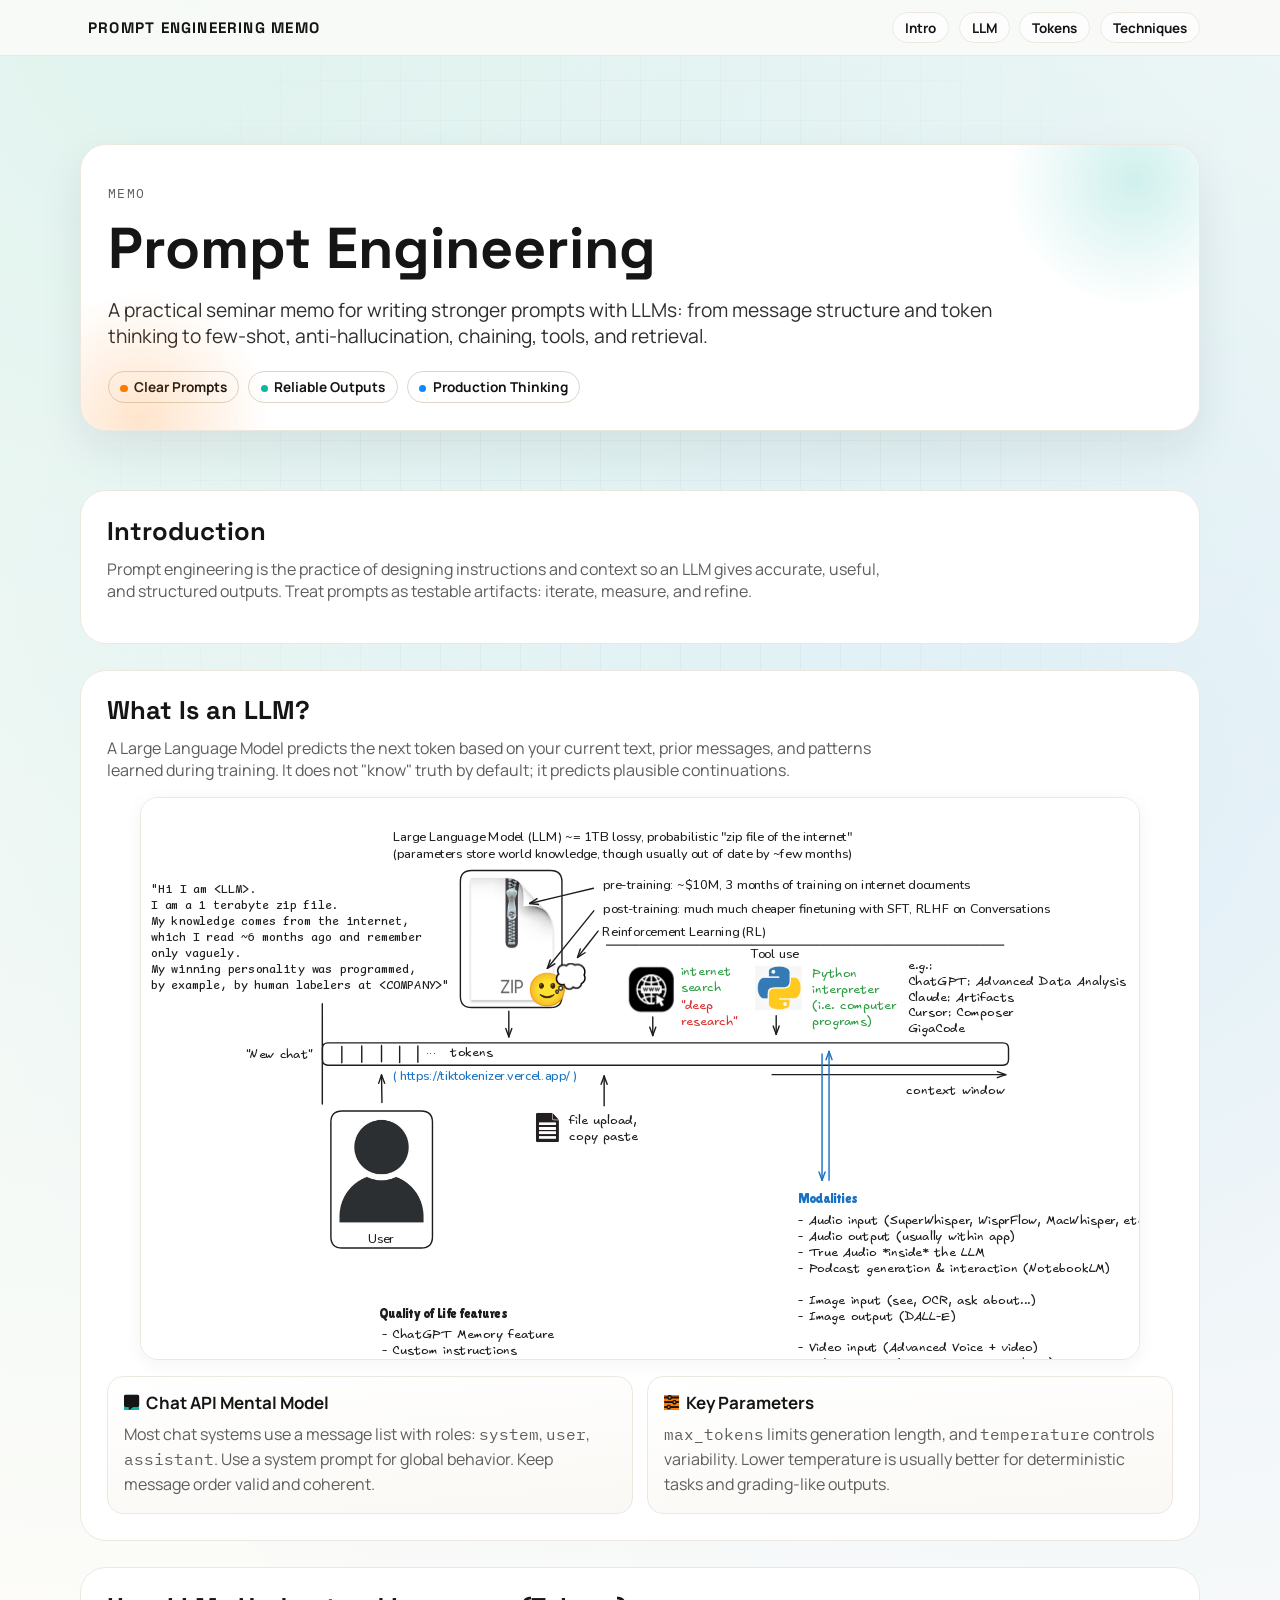
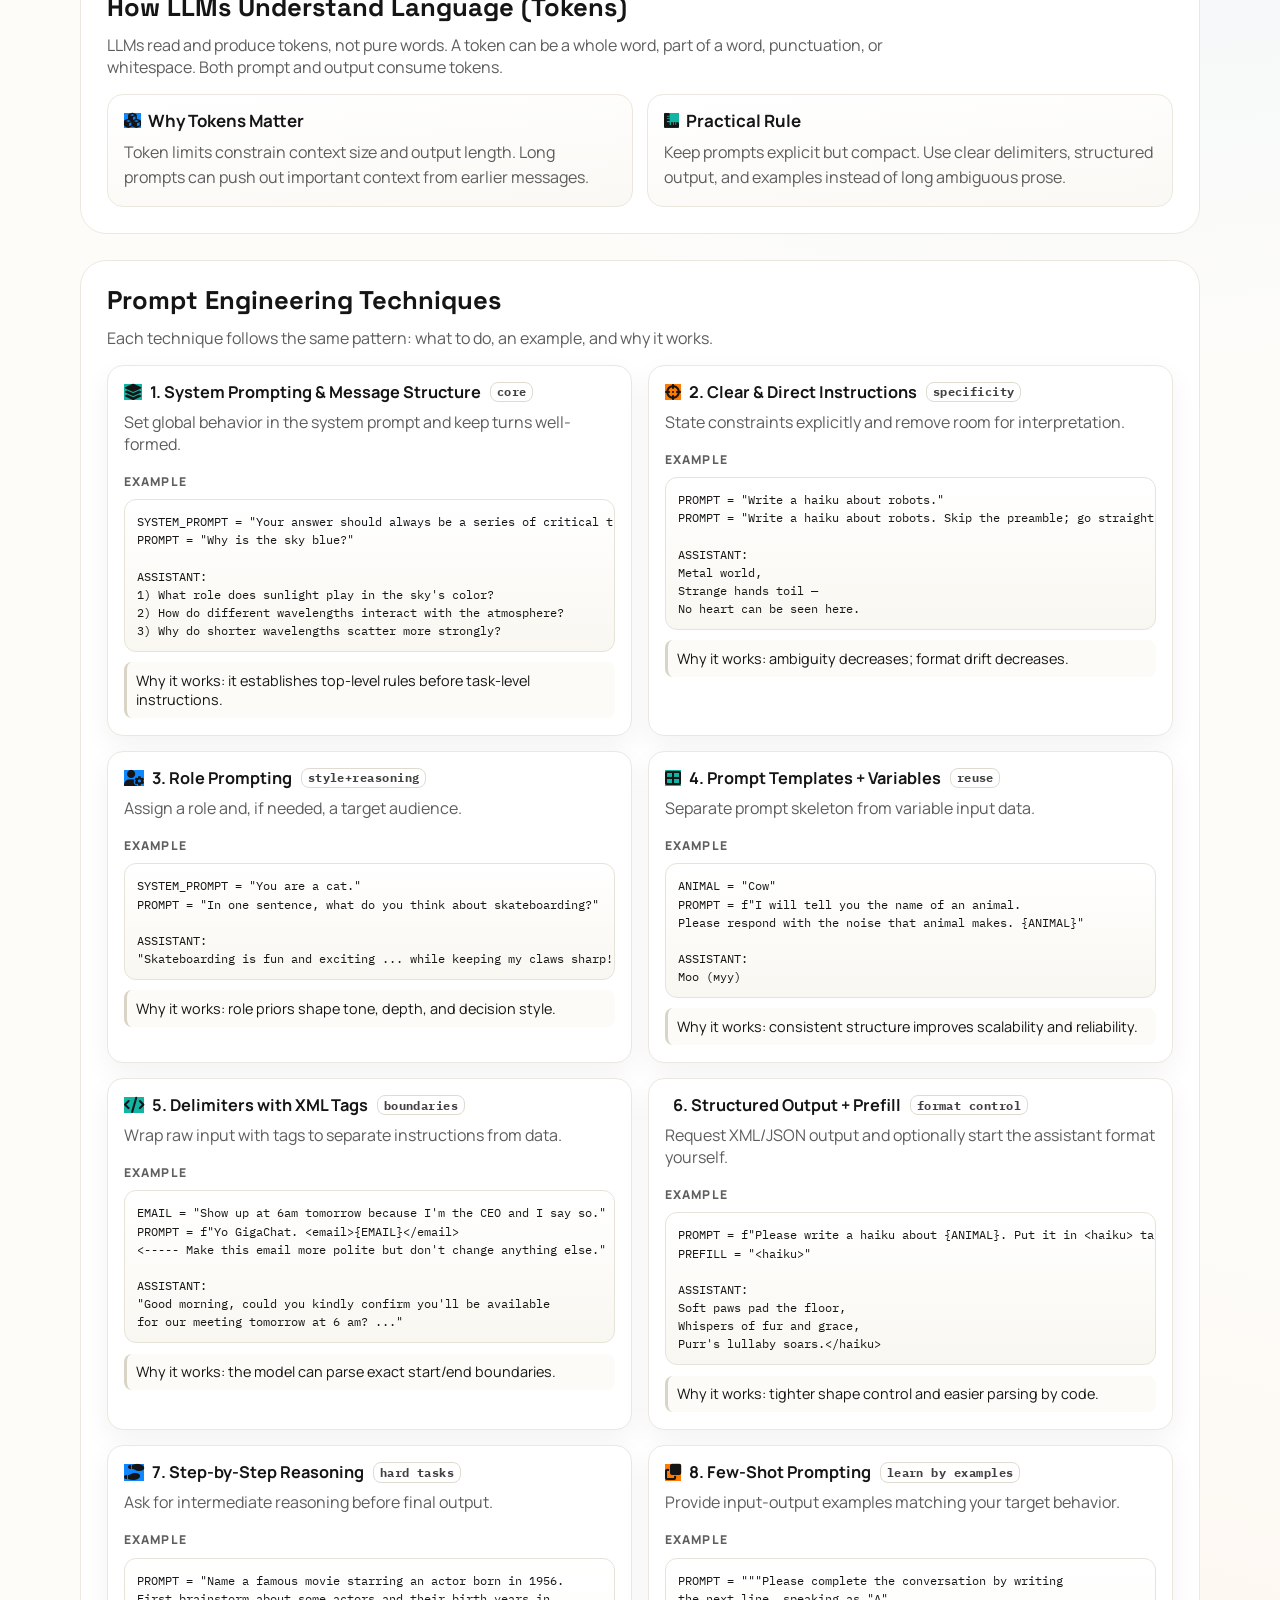
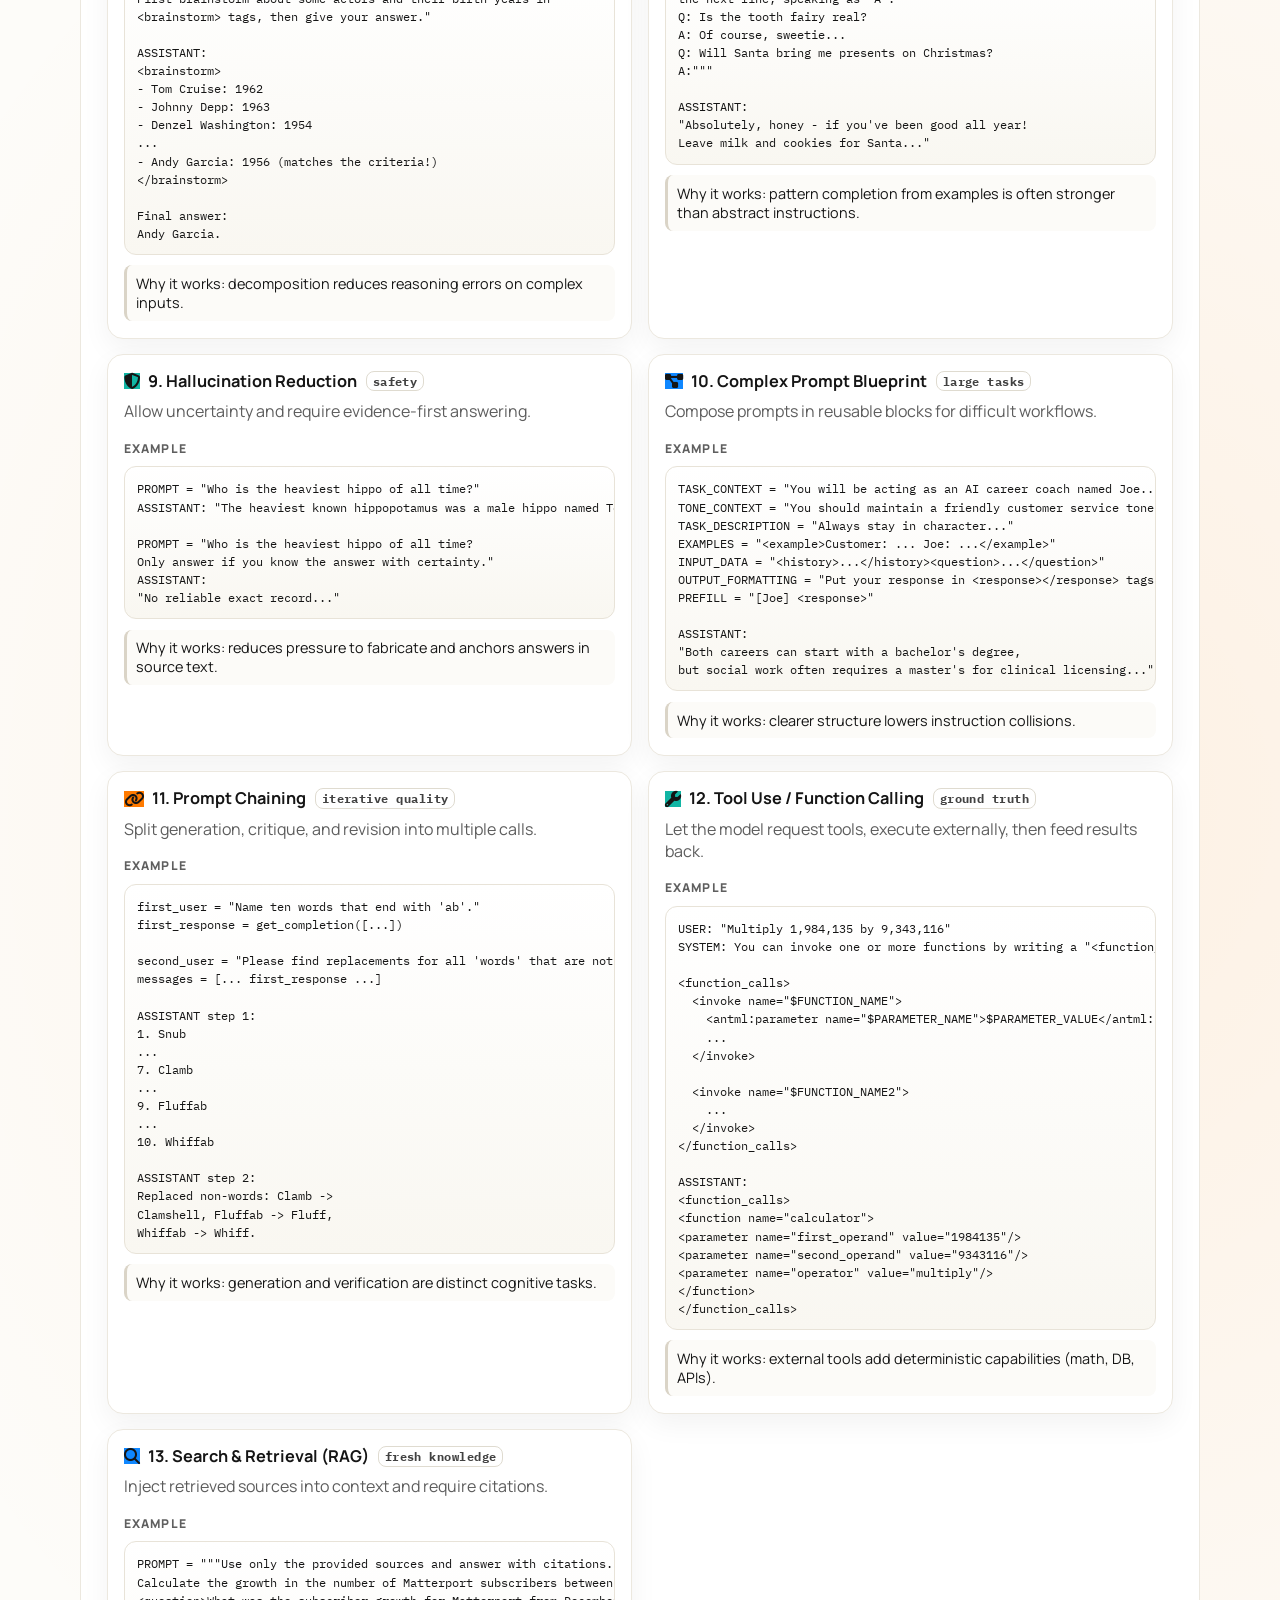
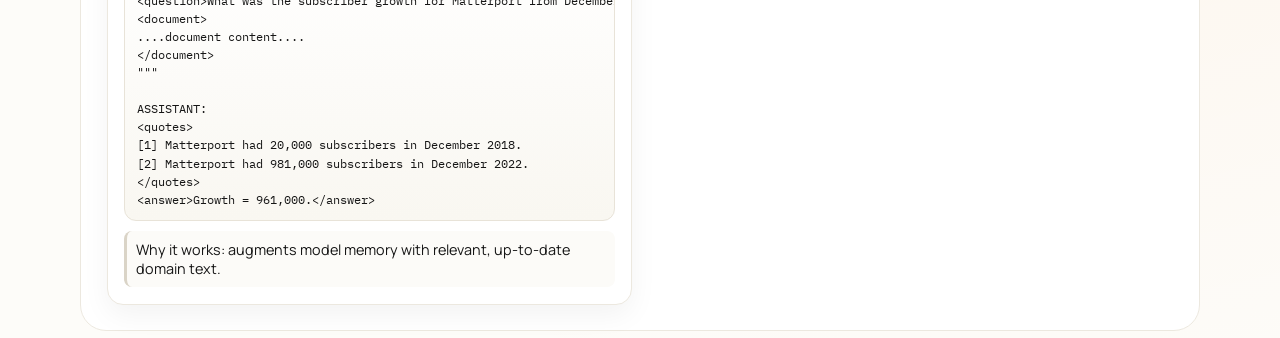
<file: index.html>
<!doctype html>
<html lang="en">
  <head>
    <meta charset="UTF-8" />
    <meta name="viewport" content="width=device-width, initial-scale=1.0" />
    <title>Prompt Engineering Memo</title>
    <meta
      name="description"
      content="A stylish student memo for prompt engineering: LLM basics, tokens, and practical prompting techniques."
    />

    <link rel="preconnect" href="https://fonts.googleapis.com" />
    <link rel="preconnect" href="https://fonts.gstatic.com" crossorigin />
    <link
      href="https://fonts.googleapis.com/css2?family=Manrope:wght@400;500;700;800&family=Space+Grotesk:wght@500;700&family=IBM+Plex+Mono:wght@400;500&display=swap"
      rel="stylesheet"
    />
    <link
      rel="stylesheet"
      href="https://cdnjs.cloudflare.com/ajax/libs/font-awesome/6.5.2/css/all.min.css"
      crossorigin="anonymous"
      referrerpolicy="no-referrer"
    />

    <style>
      :root {
        --bg: #fdfcf9;
        --paper: #ffffff;
        --ink: #151515;
        --muted: #5d5d5d;
        --line: #ece8df;
        --teal: #11b5a4;
        --orange: #ff7a00;
        --blue: #0f87ff;
        --shadow-soft: 0 18px 45px rgba(30, 30, 30, 0.08);
        --radius-lg: 26px;
        --radius-md: 16px;
      }

      * {
        box-sizing: border-box;
      }

      html {
        scroll-behavior: smooth;
      }

      body {
        margin: 0;
        color: var(--ink);
        font-family: "Manrope", sans-serif;
        background:
          radial-gradient(circle at 15% 0%, rgba(17, 181, 164, 0.12), transparent 32%),
          radial-gradient(circle at 88% 16%, rgba(15, 135, 255, 0.09), transparent 26%),
          radial-gradient(circle at 78% 78%, rgba(255, 122, 0, 0.09), transparent 30%),
          var(--bg);
      }

      .bg-grid {
        position: fixed;
        inset: 0;
        pointer-events: none;
        z-index: -1;
        background-image:
          linear-gradient(to right, rgba(20, 20, 20, 0.03) 1px, transparent 1px),
          linear-gradient(to bottom, rgba(20, 20, 20, 0.03) 1px, transparent 1px);
        background-size: 40px 40px;
        mask-image: radial-gradient(circle at center, black 35%, transparent 75%);
      }

      .container {
        width: min(1120px, 92vw);
        margin: 0 auto;
      }

      .top-nav {
        position: sticky;
        top: 0;
        z-index: 10;
        backdrop-filter: blur(10px);
        background: rgba(253, 252, 249, 0.78);
        border-bottom: 1px solid var(--line);
      }

      .top-nav-inner {
        width: min(1120px, 92vw);
        margin: 0 auto;
        display: flex;
        justify-content: space-between;
        align-items: center;
        padding: 0.75rem 0;
        gap: 1rem;
      }

      .brand {
        font-family: "Space Grotesk", sans-serif;
        font-size: 0.95rem;
        letter-spacing: 0.08em;
        text-transform: uppercase;
        font-weight: 700;
        display: flex;
        align-items: center;
        gap: 0.5rem;
      }

      .brand i {
        color: var(--orange);
      }

      .nav-links {
        display: flex;
        flex-wrap: wrap;
        gap: 0.6rem;
      }

      .nav-links a {
        text-decoration: none;
        color: var(--ink);
        border: 1px solid var(--line);
        border-radius: 999px;
        padding: 0.35rem 0.75rem;
        font-size: 0.84rem;
        font-weight: 700;
        transition: all 0.2s ease;
        background: rgba(255, 255, 255, 0.6);
      }

      .nav-links a:hover {
        transform: translateY(-2px);
        border-color: #d8d3c7;
      }

      .hero {
        padding: 5.5rem 0 2.5rem;
      }

      .hero-card {
        background: var(--paper);
        border: 1px solid var(--line);
        border-radius: var(--radius-lg);
        box-shadow: var(--shadow-soft);
        padding: clamp(1.4rem, 2.1vw, 2.2rem);
        position: relative;
        overflow: hidden;
      }

      .hero-card::before,
      .hero-card::after {
        content: "";
        position: absolute;
        border-radius: 999px;
        filter: blur(1px);
      }

      .hero-card::before {
        width: 250px;
        height: 250px;
        top: -90px;
        right: -60px;
        background: radial-gradient(circle, rgba(17, 181, 164, 0.2), transparent 72%);
      }

      .hero-card::after {
        width: 260px;
        height: 260px;
        bottom: -120px;
        left: -70px;
        background: radial-gradient(circle, rgba(255, 122, 0, 0.2), transparent 70%);
      }

      .eyebrow {
        font-family: "IBM Plex Mono", monospace;
        font-size: 0.8rem;
        color: var(--muted);
        text-transform: uppercase;
        letter-spacing: 0.12em;
      }

      h1,
      h2,
      h3 {
        margin: 0;
        line-height: 1.15;
      }

      h1 {
        margin-top: 0.7rem;
        font-family: "Space Grotesk", sans-serif;
        font-size: clamp(2rem, 5vw, 3.6rem);
      }

      .hero-sub {
        margin: 1rem 0 1.4rem;
        font-size: clamp(1rem, 1.55vw, 1.2rem);
        color: #2e2e2e;
        max-width: 74ch;
      }

      .chip-row {
        display: flex;
        flex-wrap: wrap;
        gap: 0.55rem;
      }

      .chip {
        border: 1px solid #ddd6c8;
        background: #fff;
        border-radius: 999px;
        padding: 0.38rem 0.72rem;
        font-size: 0.85rem;
        font-weight: 700;
      }

      .section {
        padding: 1.2rem 0 0.4rem;
      }

      .section-card {
        background: var(--paper);
        border: 1px solid var(--line);
        border-radius: var(--radius-lg);
        padding: clamp(1.2rem, 2vw, 1.8rem);
      }

      .section-title {
        font-family: "Space Grotesk", sans-serif;
        font-size: clamp(1.45rem, 2vw, 2.1rem);
      }

      .section-lead {
        margin-top: 0.7rem;
        max-width: 80ch;
        color: var(--muted);
      }

      .grid-two {
        margin-top: 1rem;
        display: grid;
        grid-template-columns: repeat(2, minmax(0, 1fr));
        gap: 0.9rem;
      }

      .fact {
        border: 1px solid var(--line);
        border-radius: var(--radius-md);
        padding: 1rem;
        background: linear-gradient(175deg, rgba(255, 255, 255, 0.95), rgba(250, 248, 244, 0.95));
      }

      .seminar-figure {
        margin-top: 1rem;
        border: 1px solid var(--line);
        border-radius: var(--radius-md);
        overflow: hidden;
        background: #fff;
        box-shadow: 0 12px 28px rgba(20, 20, 20, 0.06);
      }

      .seminar-slice {
        display: block;
        width: 100%;
        height: auto;
      }

      .seminar-note {
        margin: 0;
        padding: 0.7rem 0.9rem;
        border-top: 1px solid var(--line);
        background: #fcfbf8;
        color: var(--muted);
        font-size: 0.86rem;
      }

      .llm-figure .seminar-slice {
        width: min(100%, 760px);
        aspect-ratio: 3 / 4;
        margin: 0 auto;
      }

      .fact h3 {
        font-size: 1.06rem;
        display: flex;
        gap: 0.45rem;
        align-items: center;
      }

      .fact p {
        margin: 0.6rem 0 0;
        color: var(--muted);
        line-height: 1.58;
      }

      .fact i {
        font-size: 0.95rem;
      }

      .techniques {
        margin-top: 1rem;
        display: grid;
        grid-template-columns: repeat(2, minmax(0, 1fr));
        gap: 0.95rem;
      }

      .tech {
        background: var(--paper);
        border: 1px solid var(--line);
        border-radius: var(--radius-md);
        padding: 1rem 1rem 1.05rem;
        box-shadow: 0 10px 28px rgba(20, 20, 20, 0.05);
        transition: transform 0.25s ease, box-shadow 0.25s ease;
        opacity: 0;
        transform: translateY(14px);
      }

      .tech.visible {
        opacity: 1;
        transform: translateY(0);
      }

      .tech:hover {
        transform: translateY(-4px);
        box-shadow: 0 18px 36px rgba(20, 20, 20, 0.08);
      }

      .tech h3 {
        display: flex;
        align-items: center;
        gap: 0.55rem;
        font-size: 1.02rem;
      }

      .tech .badge {
        font-family: "IBM Plex Mono", monospace;
        font-size: 0.73rem;
        letter-spacing: 0.04em;
        color: #414141;
        border: 1px solid #dfdbd0;
        border-radius: 8px;
        padding: 0.16rem 0.34rem;
      }

      .tech p {
        margin: 0.55rem 0 0.75rem;
        color: var(--muted);
      }

      .label {
        display: inline-block;
        margin: 0.35rem 0 0.4rem;
        font-size: 0.76rem;
        letter-spacing: 0.1em;
        text-transform: uppercase;
        color: #5f5f5f;
        font-weight: 800;
      }

      pre {
        margin: 0.2rem 0 0.65rem;
        border: 1px solid #e8e3d8;
        background: linear-gradient(180deg, #fff, #f9f7f1);
        padding: 0.75rem;
        border-radius: 12px;
        overflow-x: auto;
        font-family: "IBM Plex Mono", monospace;
        font-size: 0.78rem;
        line-height: 1.45;
      }

      code {
        font-family: "IBM Plex Mono", monospace;
      }

      .why {
        padding: 0.55rem 0.6rem;
        border-left: 3px solid #dad4c7;
        background: #fcfbf8;
        border-radius: 8px;
        font-size: 0.9rem;
      }

      .cheat {
        margin-top: 1.2rem;
      }

      .flow {
        margin-top: 0.8rem;
        display: grid;
        grid-template-columns: repeat(4, minmax(0, 1fr));
        gap: 0.7rem;
      }

      .step {
        border: 1px solid var(--line);
        border-radius: 14px;
        padding: 0.85rem;
        background: #fff;
      }

      .step .num {
        font-family: "IBM Plex Mono", monospace;
        font-size: 0.72rem;
        color: #555;
      }

      .step h4 {
        margin: 0.4rem 0 0.45rem;
        font-size: 0.96rem;
      }

      .step p {
        margin: 0;
        color: var(--muted);
        font-size: 0.91rem;
      }

      footer {
        padding: 2.5rem 0 3.2rem;
        color: #5f5f5f;
        font-size: 0.9rem;
      }

      .dot {
        width: 0.45rem;
        height: 0.45rem;
        display: inline-block;
        border-radius: 50%;
        margin-right: 0.4rem;
      }

      .orange {
        background: var(--orange);
      }

      .blue {
        background: var(--blue);
      }

      .teal {
        background: var(--teal);
      }

      @media (max-width: 980px) {
        .grid-two,
        .techniques {
          grid-template-columns: 1fr;
        }

        .flow {
          grid-template-columns: repeat(2, minmax(0, 1fr));
        }
      }

      @media (max-width: 640px) {
        .top-nav-inner {
          flex-direction: column;
          align-items: flex-start;
        }

        .flow {
          grid-template-columns: 1fr;
        }

        .hero {
          padding-top: 4.4rem;
        }
      }
    </style>
  </head>
  <body>
    <div class="bg-grid"></div>

    <nav class="top-nav">
      <div class="top-nav-inner">
        <div class="brand"><i class="fa-solid fa-sparkles"></i> Prompt Engineering Memo</div>
        <div class="nav-links">
          <a href="#intro">Intro</a>
          <a href="#llm">LLM</a>
          <a href="#tokens">Tokens</a>
          <a href="#techniques">Techniques</a>
        </div>
      </div>
    </nav>

    <header class="hero container">
      <div class="hero-card">
        <p class="eyebrow">Memo</p>
        <h1>Prompt Engineering</h1>
        <p class="hero-sub">
          A practical seminar memo for writing stronger prompts with LLMs: from message structure and
          token thinking to few-shot, anti-hallucination, chaining, tools, and retrieval.
        </p>
        <div class="chip-row">
          <span class="chip"><span class="dot orange"></span>Clear Prompts</span>
          <span class="chip"><span class="dot teal"></span>Reliable Outputs</span>
          <span class="chip"><span class="dot blue"></span>Production Thinking</span>
        </div>
      </div>
    </header>

    <main class="container">
      <section class="section" id="intro">
        <div class="section-card">
          <h2 class="section-title">Introduction</h2>
          <p class="section-lead">
            Prompt engineering is the practice of designing instructions and context so an LLM gives accurate,
            useful, and structured outputs. Treat prompts as testable artifacts: iterate, measure, and refine.
          </p>
        </div>
      </section>

      <section class="section" id="llm">
        <div class="section-card">
          <h2 class="section-title">What Is an LLM?</h2>
          <p class="section-lead">
            A Large Language Model predicts the next token based on your current text, prior messages, and patterns
            learned during training. It does not "know" truth by default; it predicts plausible continuations.
          </p>
          <!-- Чтобы контролировать соотношение сторон и обрезку (crop) SVG, обернём SVG во flex-бокс с определённым aspect-ratio.
               Для aspect-ratio используем inline-стиль или CSS-класс, а SVG растянется по размеру контейнера и будет обрезан по viewBox.
               Используем overflow: hidden, чтобы ничего не вылезало.
          -->
          <figure class="seminar-figure llm-figure" style="aspect-ratio: 16/9; width: 100%; max-width: 1000px; margin: auto; display: flex; align-items: center; justify-content: center; overflow: hidden; border-radius: 18px; box-shadow: 0 4px 18px rgba(30,30,30,0.05);">
            <svg
              class="seminar-slice"
              viewBox="520 300 3600 1380"
              preserveAspectRatio="xMidYMid slice"
              aria-label="LLM concept illustration from seminar materials"
              role="img"
              style="width: 100%; height: 100%; object-fit: cover; display: block;"
            >
              <image href="PE_seminar.svg" x="0" y="0" width="5400" height="1800"></image>
            </svg>
          </figure>

          <div class="grid-two">
            <article class="fact">
              <h3><i class="fa-solid fa-message teal"></i> Chat API Mental Model</h3>
              <p>
                Most chat systems use a message list with roles: <code>system</code>, <code>user</code>,
                <code>assistant</code>. Use a system prompt for global behavior. Keep message order valid and
                coherent.
              </p>
            </article>
            <article class="fact">
              <h3><i class="fa-solid fa-sliders orange"></i> Key Parameters</h3>
              <p>
                <code>max_tokens</code> limits generation length, and <code>temperature</code> controls variability.
                Lower temperature is usually better for deterministic tasks and grading-like outputs.
              </p>
            </article>
          </div>
        </div>
      </section>

      <section class="section" id="tokens">
        <div class="section-card">
          <h2 class="section-title">How LLMs Understand Language (Tokens)</h2>
          <p class="section-lead">
            LLMs read and produce tokens, not pure words. A token can be a whole word, part of a word, punctuation,
            or whitespace. Both prompt and output consume tokens.
          </p>
          <div class="grid-two">
            <article class="fact">
              <h3><i class="fa-solid fa-cubes blue"></i> Why Tokens Matter</h3>
              <p>
                Token limits constrain context size and output length. Long prompts can push out important context
                from earlier messages.
              </p>
            </article>
            <article class="fact">
              <h3><i class="fa-solid fa-ruler-combined teal"></i> Practical Rule</h3>
              <p>
                Keep prompts explicit but compact. Use clear delimiters, structured output, and examples instead of
                long ambiguous prose.
              </p>
            </article>
          </div>
        </div>
      </section>

      <section class="section" id="techniques">
        <div class="section-card">
          <h2 class="section-title">Prompt Engineering Techniques</h2>
          <p class="section-lead">
            Each technique follows the same pattern: what to do, an example, and why it works.
          </p>

          <div class="techniques">
            <article class="tech">
              <h3><i class="fa-solid fa-layer-group teal"></i> 1. System Prompting & Message Structure <span class="badge">core</span></h3>
              <p>Set global behavior in the system prompt and keep turns well-formed.</p>
              <span class="label">Example</span>
              <pre><code>SYSTEM_PROMPT = "Your answer should always be a series of critical thinking questions..."
PROMPT = "Why is the sky blue?"

ASSISTANT:
1) What role does sunlight play in the sky's color?
2) How do different wavelengths interact with the atmosphere?
3) Why do shorter wavelengths scatter more strongly?</code></pre>
              <div class="why">Why it works: it establishes top-level rules before task-level instructions.</div>
            </article>

            <article class="tech">
              <h3><i class="fa-solid fa-crosshairs orange"></i> 2. Clear & Direct Instructions <span class="badge">specificity</span></h3>
              <p>State constraints explicitly and remove room for interpretation.</p>
              <span class="label">Example</span>
              <pre><code>PROMPT = "Write a haiku about robots."
PROMPT = "Write a haiku about robots. Skip the preamble; go straight into the poem."

ASSISTANT:
Metal world,
Strange hands toil —
No heart can be seen here.
</code></pre>
              <div class="why">Why it works: ambiguity decreases; format drift decreases.</div>
            </article>

            <article class="tech">
              <h3><i class="fa-solid fa-user-gear blue"></i> 3. Role Prompting <span class="badge">style+reasoning</span></h3>
              <p>Assign a role and, if needed, a target audience.</p>
              <span class="label">Example</span>
              <pre><code>SYSTEM_PROMPT = "You are a cat."
PROMPT = "In one sentence, what do you think about skateboarding?"

ASSISTANT:
"Skateboarding is fun and exciting ... while keeping my claws sharp!"</code></pre>
              <div class="why">Why it works: role priors shape tone, depth, and decision style.</div>
            </article>

            <article class="tech">
              <h3><i class="fa-solid fa-table-cells-large teal"></i> 4. Prompt Templates + Variables <span class="badge">reuse</span></h3>
              <p>Separate prompt skeleton from variable input data.</p>
              <span class="label">Example</span>
              <pre><code>ANIMAL = "Cow"
PROMPT = f"I will tell you the name of an animal.
Please respond with the noise that animal makes. {ANIMAL}"

ASSISTANT:
Moo (муу)</code></pre>
              <div class="why">Why it works: consistent structure improves scalability and reliability.</div>
            </article>

            <article class="tech">
              <h3><i class="fa-solid fa-code teal"></i> 5. Delimiters with XML Tags <span class="badge">boundaries</span></h3>
              <p>Wrap raw input with tags to separate instructions from data.</p>
              <span class="label">Example</span>
              <pre><code>EMAIL = "Show up at 6am tomorrow because I'm the CEO and I say so."
PROMPT = f"Yo GigaChat. &lt;email&gt;{EMAIL}&lt;/email&gt;
&lt;----- Make this email more polite but don't change anything else."

ASSISTANT:
"Good morning, could you kindly confirm you'll be available
for our meeting tomorrow at 6 am? ..."</code></pre>
              <div class="why">Why it works: the model can parse exact start/end boundaries.</div>
            </article>

            <article class="tech">
              <h3><i class="fa-solid fa-brackets-curly orange"></i> 6. Structured Output + Prefill <span class="badge">format control</span></h3>
              <p>Request XML/JSON output and optionally start the assistant format yourself.</p>
              <span class="label">Example</span>
              <pre><code>PROMPT = f"Please write a haiku about {ANIMAL}. Put it in &lt;haiku&gt; tags."
PREFILL = "&lt;haiku&gt;"

ASSISTANT:
Soft paws pad the floor,
Whispers of fur and grace,
Purr's lullaby soars.&lt;/haiku&gt;</code></pre>
              <div class="why">Why it works: tighter shape control and easier parsing by code.</div>
            </article>

            <article class="tech">
              <h3><i class="fa-solid fa-shoe-prints blue"></i> 7. Step-by-Step Reasoning <span class="badge">hard tasks</span></h3>
              <p>Ask for intermediate reasoning before final output.</p>
              <span class="label">Example</span>
              <pre><code>PROMPT = "Name a famous movie starring an actor born in 1956.
First brainstorm about some actors and their birth years in
&lt;brainstorm&gt; tags, then give your answer."

ASSISTANT:
&lt;brainstorm&gt;
- Tom Cruise: 1962
- Johnny Depp: 1963
- Denzel Washington: 1954
...
- Andy Garcia: 1956 (matches the criteria!)
&lt;/brainstorm&gt;

Final answer:
Andy Garcia.</code></pre>
              <div class="why">Why it works: decomposition reduces reasoning errors on complex inputs.</div>
            </article>

            <article class="tech">
              <h3><i class="fa-solid fa-clone orange"></i> 8. Few-Shot Prompting <span class="badge">learn by examples</span></h3>
              <p>Provide input-output examples matching your target behavior.</p>
              <span class="label">Example</span>
              <pre><code>PROMPT = """Please complete the conversation by writing
the next line, speaking as "A".
Q: Is the tooth fairy real?
A: Of course, sweetie...
Q: Will Santa bring me presents on Christmas?
A:"""

ASSISTANT:
"Absolutely, honey - if you've been good all year!
Leave milk and cookies for Santa..."</code></pre>
              <div class="why">Why it works: pattern completion from examples is often stronger than abstract instructions.</div>
            </article>

            <article class="tech">
              <h3><i class="fa-solid fa-shield-halved teal"></i> 9. Hallucination Reduction <span class="badge">safety</span></h3>
              <p>Allow uncertainty and require evidence-first answering.</p>
              <span class="label">Example</span>
              <pre><code>PROMPT = "Who is the heaviest hippo of all time?"
ASSISTANT: "The heaviest known hippopotamus was a male hippo named Tonkie"        

PROMPT = "Who is the heaviest hippo of all time?
Only answer if you know the answer with certainty."
ASSISTANT:
"No reliable exact record..."</code></pre>
              <div class="why">Why it works: reduces pressure to fabricate and anchors answers in source text.</div>
            </article>

            <article class="tech">
              <h3><i class="fa-solid fa-diagram-project blue"></i> 10. Complex Prompt Blueprint <span class="badge">large tasks</span></h3>
              <p>Compose prompts in reusable blocks for difficult workflows.</p>
              <span class="label">Example</span>
              <pre><code>TASK_CONTEXT = "You will be acting as an AI career coach named Joe..."
TONE_CONTEXT = "You should maintain a friendly customer service tone."
TASK_DESCRIPTION = "Always stay in character..."
EXAMPLES = "&lt;example&gt;Customer: ... Joe: ...&lt;/example&gt;"
INPUT_DATA = "&lt;history&gt;...&lt;/history&gt;&lt;question&gt;...&lt;/question&gt;"
OUTPUT_FORMATTING = "Put your response in &lt;response&gt;&lt;/response&gt; tags."
PREFILL = "[Joe] &lt;response&gt;"

ASSISTANT:
"Both careers can start with a bachelor's degree,
but social work often requires a master's for clinical licensing..."</code></pre>
              <div class="why">Why it works: clearer structure lowers instruction collisions.</div>
            </article>

            <article class="tech">
              <h3><i class="fa-solid fa-link orange"></i> 11. Prompt Chaining <span class="badge">iterative quality</span></h3>
              <p>Split generation, critique, and revision into multiple calls.</p>
              <span class="label">Example</span>
              <pre><code>first_user = "Name ten words that end with 'ab'."
first_response = get_completion([...])

second_user = "Please find replacements for all 'words' that are not real words."
messages = [... first_response ...]

ASSISTANT step 1:
1. Snub
...
7. Clamb
...
9. Fluffab
...
10. Whiffab

ASSISTANT step 2:
Replaced non-words: Clamb -&gt;
Clamshell, Fluffab -&gt; Fluff,
Whiffab -&gt; Whiff.</code></pre>
              <div class="why">Why it works: generation and verification are distinct cognitive tasks.</div>
            </article>

            <article class="tech">
              <h3><i class="fa-solid fa-wrench teal"></i> 12. Tool Use / Function Calling <span class="badge">ground truth</span></h3>
              <p>Let the model request tools, execute externally, then feed results back.</p>
              <span class="label">Example</span>
              <pre><code>USER: "Multiply 1,984,135 by 9,343,116"
SYSTEM: You can invoke one or more functions by writing a "&lt;function_calls&gt;" block like the following as part of your reply to the user:

&lt;function_calls&gt;
  &lt;invoke name="$FUNCTION_NAME"&gt;
    &lt;antml:parameter name="$PARAMETER_NAME"&gt;$PARAMETER_VALUE&lt;/antml:parameter&gt;
    ...
  &lt;/invoke&gt;

  &lt;invoke name="$FUNCTION_NAME2"&gt;
    ...
  &lt;/invoke&gt;
&lt;/function_calls&gt;

ASSISTANT:
&lt;function_calls&gt;
&lt;function name="calculator"&gt;
&lt;parameter name="first_operand" value="1984135"/&gt;
&lt;parameter name="second_operand" value="9343116"/&gt;
&lt;parameter name="operator" value="multiply"/&gt;
&lt;/function&gt;
&lt;/function_calls&gt;</code></pre>
              <div class="why">Why it works: external tools add deterministic capabilities (math, DB, APIs).</div>
            </article>

            <article class="tech">
              <h3><i class="fa-solid fa-magnifying-glass blue"></i> 13. Search & Retrieval (RAG) <span class="badge">fresh knowledge</span></h3>
              <p>Inject retrieved sources into context and require citations.</p>
              <span class="label">Example</span>
              <pre><code>PROMPT = """Use only the provided sources and answer with citations.
Calculate the growth in the number of Matterport subscribers between December 2018 and December 2022. Give your answer as a number inside &lt;answer&gt; tags.
&lt;question&gt;What was the subscriber growth for Matterport from December 2018 to December 2022?&lt;/question&gt;
&lt;document&gt;
....document content....
&lt;/document&gt;
"""

ASSISTANT:
&lt;quotes&gt;
[1] Matterport had 20,000 subscribers in December 2018.
[2] Matterport had 981,000 subscribers in December 2022.
&lt;/quotes&gt;
&lt;answer&gt;Growth = 961,000.&lt;/answer&gt;</code></pre>
              <div class="why">Why it works: augments model memory with relevant, up-to-date domain text.</div>
            </article>
          </div>
        </div>
      </section>

    </main>

    <script>
      const cards = document.querySelectorAll(".tech");
      const observer = new IntersectionObserver(
        (entries) => {
          entries.forEach((entry) => {
            if (entry.isIntersecting) {
              entry.target.classList.add("visible");
              observer.unobserve(entry.target);
            }
          });
        },
        { threshold: 0.12 }
      );

      cards.forEach((card, index) => {
        card.style.transitionDelay = `${Math.min(index * 28, 300)}ms`;
        observer.observe(card);
      });
    </script>
  </body>
</html>
</file>
